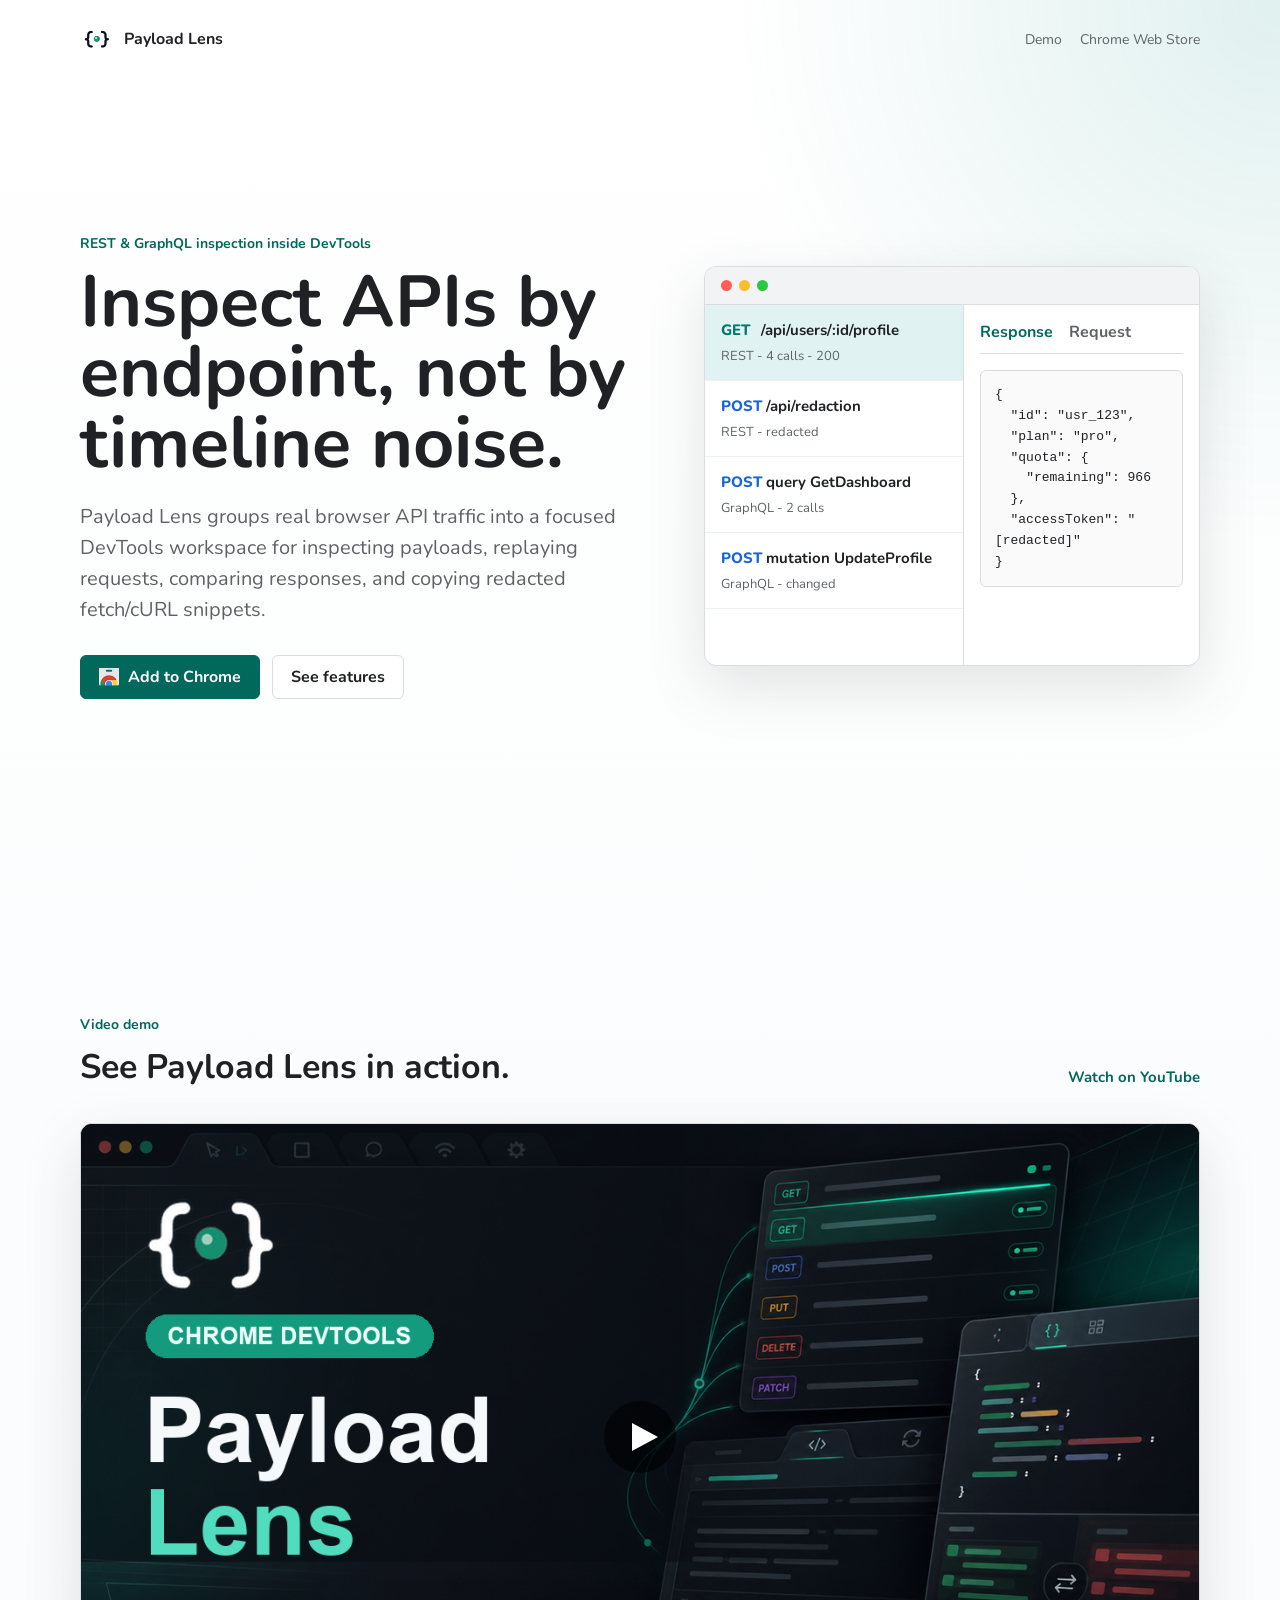
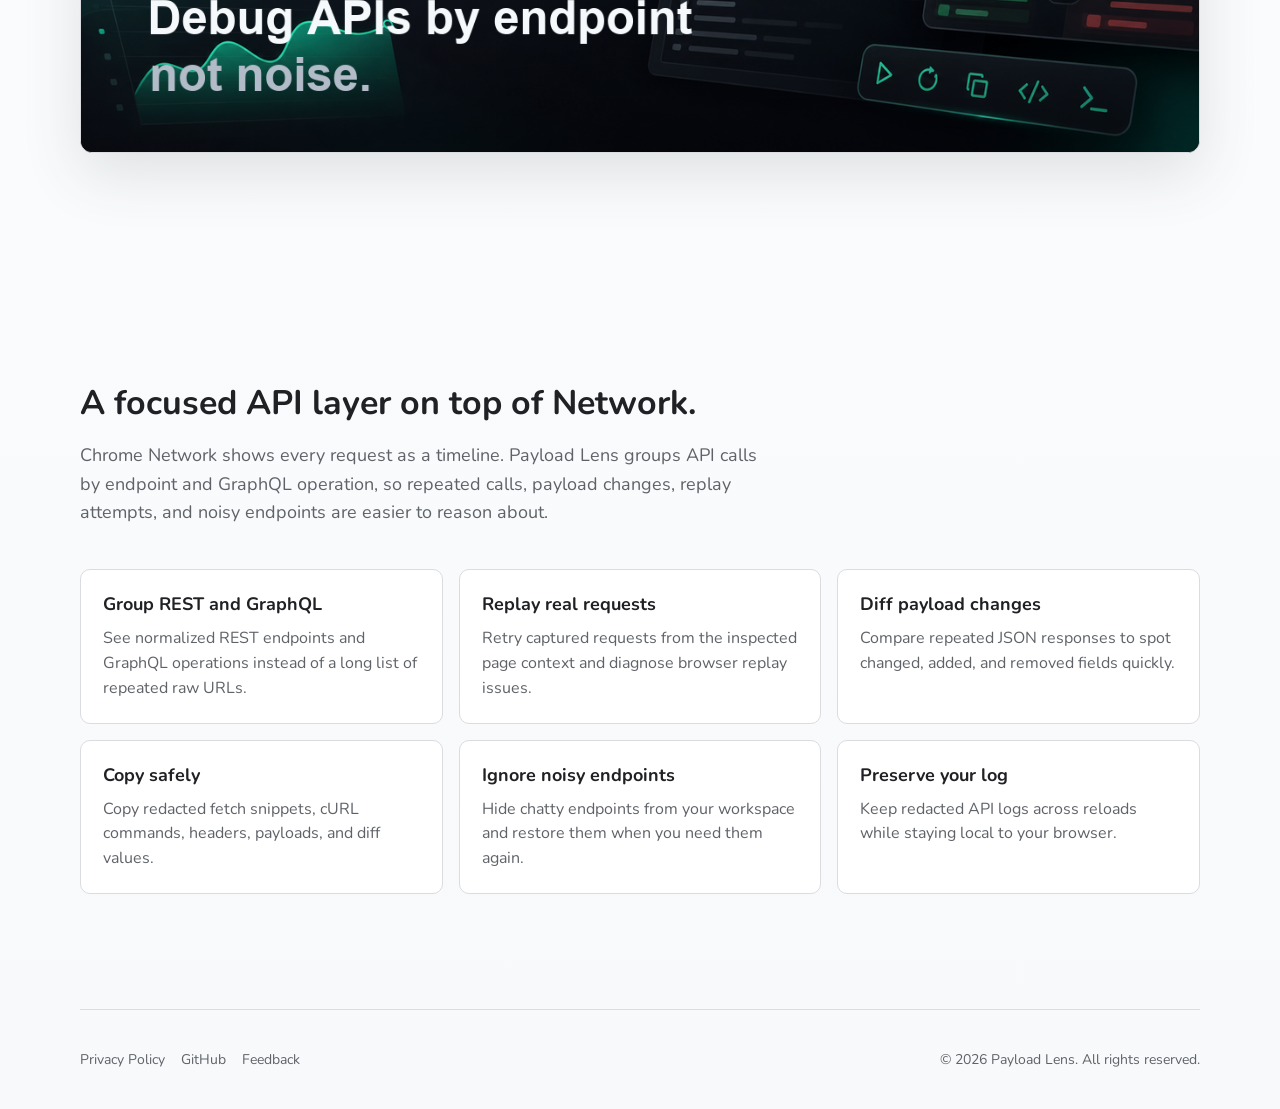
<file: index.html>
<!doctype html>
<html lang="en">
  <head>
    <meta charset="utf-8">
    <meta name="viewport" content="width=device-width, initial-scale=1">
    <title>Payload Lens: REST & GraphQL Inspector</title>
    <meta name="description" content="Payload Lens is a REST and GraphQL inspector for Chrome DevTools. Group endpoints, inspect payloads, replay calls, diff responses, and copy redacted fetch/cURL.">
    <link rel="icon" type="image/png" sizes="32x32" href="assets/icon-32.png">
    <link rel="shortcut icon" href="assets/icon-32.png">
    <link rel="preconnect" href="https://fonts.googleapis.com">
    <link rel="preconnect" href="https://fonts.gstatic.com" crossorigin>
    <link rel="preload" href="https://fonts.googleapis.com/css2?family=Nunito:wght@400;500;600;700;800&display=swap" as="style" onload="this.onload=null;this.rel='stylesheet'">
    <noscript><link rel="stylesheet" href="https://fonts.googleapis.com/css2?family=Nunito:wght@400;500;600;700;800&display=swap"></noscript>
    <link rel="canonical" href="https://payload-lens.github.io/web/">
    <meta property="og:type" content="website">
    <meta property="og:site_name" content="Payload Lens">
    <meta property="og:title" content="Payload Lens: REST & GraphQL Inspector">
    <meta property="og:description" content="Payload Lens is a REST and GraphQL inspector for Chrome DevTools. Group endpoints, inspect payloads, replay calls, diff responses, and copy redacted fetch/cURL.">
    <meta property="og:url" content="https://payload-lens.github.io/web/">
    <meta property="og:image" content="https://payload-lens.github.io/web/screenshots/video-thumbnail.png">
    <meta property="og:image:width" content="1280">
    <meta property="og:image:height" content="720">
    <meta name="twitter:card" content="summary_large_image">
    <meta name="twitter:title" content="Payload Lens: REST & GraphQL Inspector">
    <meta name="twitter:description" content="Payload Lens is a REST and GraphQL inspector for Chrome DevTools. Group endpoints, inspect payloads, replay calls, diff responses, and copy redacted fetch/cURL.">
    <meta name="twitter:image" content="https://payload-lens.github.io/web/screenshots/video-thumbnail.png">
    <meta name="google-site-verification" content="0EDxT5eNLNmw28a5iYwFCcDC5vXYrzTETt2naqO_13w">
    <link rel="stylesheet" href="styles.css">
  </head>
  <body>
    <div class="site">
      <nav class="nav" aria-label="Primary navigation">
        <a class="brand" href="index.html">
          <img src="assets/brand-mark-light.png" alt="" aria-hidden="true" width="34" height="34">
          <span>Payload Lens</span>
        </a>
        <div class="nav-links">
          <a href="#demo">Demo</a>
          <a href="https://chromewebstore.google.com/detail/knkidgfhigdmbppemldoeigcefdfmbhf">Chrome Web Store</a>
        </div>
      </nav>

      <main>
        <section class="hero">
          <div>
            <p class="eyebrow">REST & GraphQL inspection inside DevTools</p>
            <h1>Inspect APIs by endpoint, not by timeline noise.</h1>
            <p class="lead">
              Payload Lens groups real browser API traffic into a focused DevTools workspace for inspecting payloads, replaying requests, comparing responses, and copying redacted fetch/cURL snippets.
            </p>
            <div class="actions">
              <a class="button primary" href="https://chromewebstore.google.com/detail/knkidgfhigdmbppemldoeigcefdfmbhf">
                <img src="assets/icon-chrome-store.webp" alt="" aria-hidden="true" width="20" height="20">
                <span>Add to Chrome</span>
              </a>
              <a class="button" href="#features">See features</a>
            </div>
          </div>

          <div class="hero-card" aria-label="Payload Lens interface preview">
            <div class="chrome-bar">
              <span class="dot"></span>
              <span class="dot"></span>
              <span class="dot"></span>
            </div>
            <div class="mock">
              <div class="mock-list" aria-label="Sample captured requests">
                <button class="mock-row active" type="button" data-sample="profile" aria-pressed="true">
                  <span class="mock-title"><span class="method get">GET</span> /api/users/:id/profile</span>
                  <span class="mock-meta">REST - 4 calls - 200</span>
                </button>
                <button class="mock-row" type="button" data-sample="redaction" aria-pressed="false">
                  <span class="mock-title"><span class="method post">POST</span> /api/redaction</span>
                  <span class="mock-meta">REST - redacted</span>
                </button>
                <button class="mock-row" type="button" data-sample="dashboard" aria-pressed="false">
                  <span class="mock-title"><span class="method post">POST</span> query GetDashboard</span>
                  <span class="mock-meta">GraphQL - 2 calls</span>
                </button>
                <button class="mock-row" type="button" data-sample="updateProfile" aria-pressed="false">
                  <span class="mock-title"><span class="method post">POST</span> mutation UpdateProfile</span>
                  <span class="mock-meta">GraphQL - changed</span>
                </button>
              </div>
              <div class="mock-panel">
                <div class="mock-tabs" role="tablist" aria-label="Sample detail panes">
                  <button class="active" type="button" role="tab" data-tab="response" aria-selected="true">Response</button>
                  <button type="button" role="tab" data-tab="request" aria-selected="false">Request</button>
                </div>
                <pre class="code" id="sample-code" aria-live="polite">{
  "id": "usr_123",
  "plan": "pro",
  "quota": {
    "remaining": 966
  },
  "accessToken": "[redacted]"
}</pre>
              </div>
            </div>
          </div>
        </section>

        <section id="demo" class="section demo-section">
          <div class="section-header">
            <div>
              <p class="eyebrow">Video demo</p>
              <h2>See Payload Lens in action.</h2>
            </div>
            <a class="text-link" href="https://youtu.be/GEgpAAUaZUQ">Watch on YouTube</a>
          </div>
          <div class="video-frame" id="video-facade">
            <button class="video-facade-btn" type="button" aria-label="Play Payload Lens demo video" data-video-id="GEgpAAUaZUQ">
              <img src="screenshots/video-thumbnail.png" alt="Payload Lens demo video thumbnail" width="1280" height="720">
              <span class="play-icon" aria-hidden="true">
                <svg width="72" height="72" viewBox="0 0 72 72" fill="none" xmlns="http://www.w3.org/2000/svg">
                  <circle cx="36" cy="36" r="36" fill="rgba(0,0,0,0.62)"/>
                  <polygon points="28,22 28,50 54,36" fill="white"/>
                </svg>
              </span>
            </button>
          </div>
        </section>

        <section id="features" class="section">
          <h2>A focused API layer on top of Network.</h2>
          <p class="section-intro">
            Chrome Network shows every request as a timeline. Payload Lens groups API calls by endpoint and GraphQL operation, so repeated calls, payload changes, replay attempts, and noisy endpoints are easier to reason about.
          </p>

          <div class="grid">
            <article class="feature">
              <h3>Group REST and GraphQL</h3>
              <p>See normalized REST endpoints and GraphQL operations instead of a long list of repeated raw URLs.</p>
            </article>
            <article class="feature">
              <h3>Replay real requests</h3>
              <p>Retry captured requests from the inspected page context and diagnose browser replay issues.</p>
            </article>
            <article class="feature">
              <h3>Diff payload changes</h3>
              <p>Compare repeated JSON responses to spot changed, added, and removed fields quickly.</p>
            </article>
            <article class="feature">
              <h3>Copy safely</h3>
              <p>Copy redacted fetch snippets, cURL commands, headers, payloads, and diff values.</p>
            </article>
            <article class="feature">
              <h3>Ignore noisy endpoints</h3>
              <p>Hide chatty endpoints from your workspace and restore them when you need them again.</p>
            </article>
            <article class="feature">
              <h3>Preserve your log</h3>
              <p>Keep redacted API logs across reloads while staying local to your browser.</p>
            </article>
          </div>
        </section>
      </main>

      <footer class="footer">
        <nav class="footer-links" aria-label="Footer navigation">
          <a href="privacy-policy.html">Privacy Policy</a>
          <a href="https://github.com/payload-lens/web">GitHub</a>
          <a href="https://tally.so/r/9qoOoG">Feedback</a>
        </nav>
        <span>&copy; 2026 Payload Lens. All rights reserved.</span>
      </footer>
    </div>
    <script type="application/ld+json">
    {
      "@context": "https://schema.org",
      "@type": "SoftwareApplication",
      "name": "Payload Lens",
      "description": "A REST and GraphQL inspector for Chrome DevTools. Group endpoints, inspect payloads, replay calls, diff responses, and copy redacted fetch/cURL.",
      "applicationCategory": "DeveloperApplication",
      "operatingSystem": "Chrome",
      "url": "https://payload-lens.github.io/web/",
      "downloadUrl": "https://chromewebstore.google.com/detail/knkidgfhigdmbppemldoeigcefdfmbhf",
      "screenshot": "https://payload-lens.github.io/web/screenshots/screenshot-0.png",
      "offers": {
        "@type": "Offer",
        "price": "0",
        "priceCurrency": "USD"
      }
    }
    </script>
    <script>
      const samples = {
        profile: {
          response: {
            id: "usr_123",
            plan: "pro",
            quota: {
              remaining: 966
            },
            accessToken: "[redacted]"
          },
          request: {
            method: "GET",
            url: "/api/users/usr_123/profile",
            query: {
              include: "quota"
            }
          }
        },
        redaction: {
          response: {
            status: "ok",
            redactedFields: ["authorization", "cookie", "accessToken"]
          },
          request: {
            method: "POST",
            url: "/api/redaction",
            body: {
              accessToken: "[redacted]",
              email: "dev@example.com"
            }
          }
        },
        dashboard: {
          response: {
            data: {
              dashboard: {
                activeUsers: 1284,
                conversionRate: 0.143
              }
            }
          },
          request: {
            method: "POST",
            url: "/graphql",
            operationName: "GetDashboard",
            query: "query GetDashboard { dashboard { activeUsers conversionRate } }"
          }
        },
        updateProfile: {
          response: {
            data: {
              updateProfile: {
                id: "usr_123",
                displayName: "Ada Lovelace"
              }
            }
          },
          request: {
            method: "POST",
            url: "/graphql",
            operationName: "UpdateProfile",
            query: "mutation UpdateProfile($name: String!) { updateProfile(name: $name) { id displayName } }",
            variables: {
              name: "Ada Lovelace"
            }
          }
        }
      };

      const sampleButtons = document.querySelectorAll("[data-sample]");
      const tabButtons = document.querySelectorAll("[data-tab]");
      const sampleCode = document.querySelector("#sample-code");
      let activeSample = "profile";
      let activeTab = "response";

      const renderSample = () => {
        sampleCode.textContent = JSON.stringify(samples[activeSample][activeTab], null, 2);
      };

      sampleButtons.forEach((button) => {
        button.addEventListener("click", () => {
          activeSample = button.dataset.sample;
          sampleButtons.forEach((row) => {
            const isActive = row === button;
            row.classList.toggle("active", isActive);
            row.setAttribute("aria-pressed", String(isActive));
          });
          renderSample();
        });
      });

      tabButtons.forEach((button) => {
        button.addEventListener("click", () => {
          activeTab = button.dataset.tab;
          tabButtons.forEach((tab) => {
            const isActive = tab === button;
            tab.classList.toggle("active", isActive);
            tab.setAttribute("aria-selected", String(isActive));
          });
          renderSample();
        });
      });

      const facadeBtn = document.querySelector(".video-facade-btn");
      if (facadeBtn) {
        facadeBtn.addEventListener("click", () => {
          const videoId = facadeBtn.dataset.videoId;
          const iframe = document.createElement("iframe");
          iframe.src = `https://www.youtube-nocookie.com/embed/${videoId}?autoplay=1`;
          iframe.title = "Payload Lens video demo";
          iframe.allow = "accelerometer; autoplay; clipboard-write; encrypted-media; gyroscope; picture-in-picture; web-share";
          iframe.allowFullscreen = true;
          iframe.style.cssText = "position:absolute;inset:0;width:100%;height:100%;border:0";
          facadeBtn.closest("#video-facade").replaceChildren(iframe);
        });
      }
    </script>
  </body>
</html>
</file>
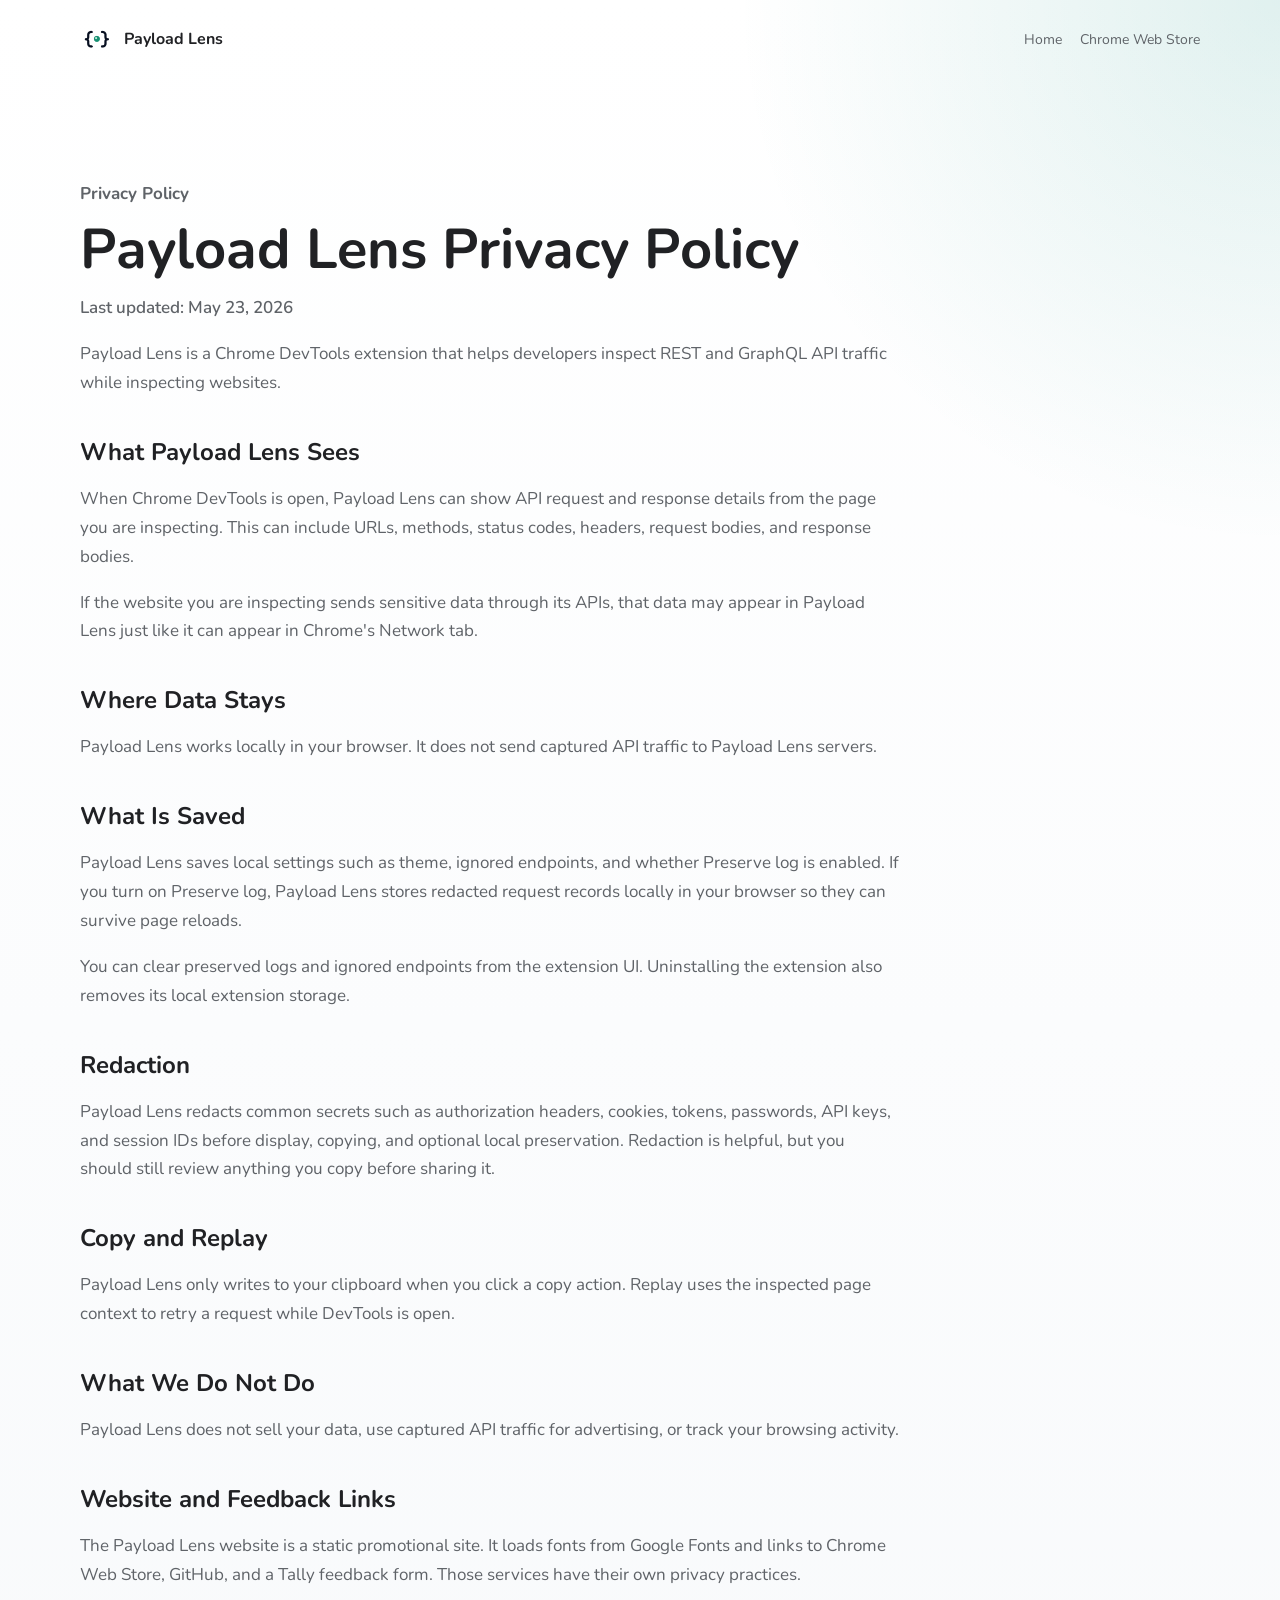
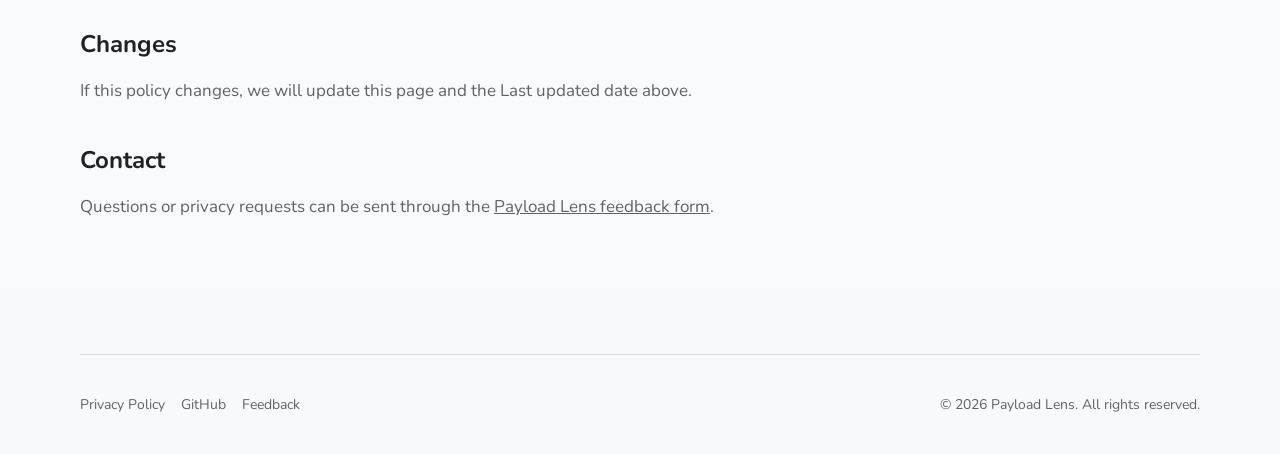
<file: privacy-policy.html>
<!doctype html>
<html lang="en">
  <head>
    <meta charset="utf-8">
    <meta name="viewport" content="width=device-width, initial-scale=1">
    <title>Privacy Policy – Payload Lens: REST & GraphQL Inspector</title>
    <meta name="description" content="Privacy policy for Payload Lens, a REST and GraphQL inspector for Chrome DevTools.">
    <link rel="icon" type="image/png" sizes="32x32" href="assets/icon-32.png">
    <link rel="shortcut icon" href="assets/icon-32.png">
    <link rel="preconnect" href="https://fonts.googleapis.com">
    <link rel="preconnect" href="https://fonts.gstatic.com" crossorigin>
    <link rel="preload" href="https://fonts.googleapis.com/css2?family=Nunito:wght@400;500;600;700;800&display=swap" as="style" onload="this.onload=null;this.rel='stylesheet'">
    <noscript><link rel="stylesheet" href="https://fonts.googleapis.com/css2?family=Nunito:wght@400;500;600;700;800&display=swap"></noscript>
    <link rel="canonical" href="https://payload-lens.github.io/web/privacy-policy.html">
    <meta property="og:type" content="website">
    <meta property="og:site_name" content="Payload Lens">
    <meta property="og:title" content="Privacy Policy - Payload Lens">
    <meta property="og:description" content="Privacy policy for Payload Lens, a REST and GraphQL inspector for Chrome DevTools.">
    <meta property="og:url" content="https://payload-lens.github.io/web/privacy-policy.html">
    <meta name="twitter:card" content="summary">
    <meta name="twitter:title" content="Privacy Policy - Payload Lens">
    <meta name="twitter:description" content="Privacy policy for Payload Lens, a REST and GraphQL inspector for Chrome DevTools.">
    <link rel="stylesheet" href="styles.css">
  </head>
  <body>
    <div class="site">
      <nav class="nav" aria-label="Primary navigation">
        <a class="brand" href="index.html">
          <img src="assets/brand-mark-light.png" alt="" aria-hidden="true" width="34" height="34">
          <span>Payload Lens</span>
        </a>
        <div class="nav-links">
          <a href="index.html">Home</a>
          <a href="https://chromewebstore.google.com/detail/knkidgfhigdmbppemldoeigcefdfmbhf">Chrome Web Store</a>
        </div>
      </nav>

      <main class="privacy-page">
        <p class="eyebrow">Privacy Policy</p>
        <h1>Payload Lens Privacy Policy</h1>
        <p class="policy-updated">Last updated: May 23, 2026</p>
        <p>Payload Lens is a Chrome DevTools extension that helps developers inspect REST and GraphQL API traffic while inspecting websites.</p>

        <h2>What Payload Lens Sees</h2>
        <p>When Chrome DevTools is open, Payload Lens can show API request and response details from the page you are inspecting. This can include URLs, methods, status codes, headers, request bodies, and response bodies.</p>
        <p>If the website you are inspecting sends sensitive data through its APIs, that data may appear in Payload Lens just like it can appear in Chrome's Network tab.</p>

        <h2>Where Data Stays</h2>
        <p>Payload Lens works locally in your browser. It does not send captured API traffic to Payload Lens servers.</p>

        <h2>What Is Saved</h2>
        <p>Payload Lens saves local settings such as theme, ignored endpoints, and whether Preserve log is enabled. If you turn on Preserve log, Payload Lens stores redacted request records locally in your browser so they can survive page reloads.</p>
        <p>You can clear preserved logs and ignored endpoints from the extension UI. Uninstalling the extension also removes its local extension storage.</p>

        <h2>Redaction</h2>
        <p>Payload Lens redacts common secrets such as authorization headers, cookies, tokens, passwords, API keys, and session IDs before display, copying, and optional local preservation. Redaction is helpful, but you should still review anything you copy before sharing it.</p>

        <h2>Copy and Replay</h2>
        <p>Payload Lens only writes to your clipboard when you click a copy action. Replay uses the inspected page context to retry a request while DevTools is open.</p>

        <h2>What We Do Not Do</h2>
        <p>Payload Lens does not sell your data, use captured API traffic for advertising, or track your browsing activity.</p>

        <h2>Website and Feedback Links</h2>
        <p>The Payload Lens website is a static promotional site. It loads fonts from Google Fonts and links to Chrome Web Store, GitHub, and a Tally feedback form. Those services have their own privacy practices.</p>

        <h2>Changes</h2>
        <p>If this policy changes, we will update this page and the Last updated date above.</p>

        <h2>Contact</h2>
        <p>Questions or privacy requests can be sent through the <a href="https://tally.so/r/9qoOoG">Payload Lens feedback form</a>.</p>
      </main>

      <footer class="footer">
        <nav class="footer-links" aria-label="Footer navigation">
          <a href="privacy-policy.html">Privacy Policy</a>
          <a href="https://github.com/payload-lens/web">GitHub</a>
          <a href="https://tally.so/r/9qoOoG">Feedback</a>
        </nav>
        <span>&copy; 2026 Payload Lens. All rights reserved.</span>
      </footer>
    </div>
  </body>
</html>
</file>
<file: styles.css>
:root {
  color-scheme: light;
  --bg: #ffffff;
  --surface: #f7f9fb;
  --surface-strong: #eef4f3;
  --text: #202124;
  --muted: #5f6368;
  --line: #dadce0;
  --accent: #00897b;
  --accent-strong: #00695c;
  --shadow: 0 20px 60px rgb(60 64 67 / 0.14);
  --section-y: clamp(5rem, 9vw, 8rem);
  font-family: Nunito, "Marlin Soft SQ", Helvetica, "Apple Color Emoji", "Segoe UI Emoji", NotoColorEmoji, "Noto Color Emoji", "Segoe UI Symbol", "Android Emoji", EmojiSymbols, -apple-system, system-ui, "Segoe UI", Roboto, "Helvetica Neue", "Noto Sans", sans-serif;
}

* {
  box-sizing: border-box;
}

html {
  background: var(--bg);
  color: var(--text);
}

body {
  margin: 0;
  min-height: 100vh;
  background:
    radial-gradient(circle at top right, rgb(0 137 123 / 0.12), transparent 34rem),
    linear-gradient(180deg, #ffffff 0, #f7f9fb 100%);
}

a {
  color: inherit;
}

.site {
  width: min(1120px, calc(100vw - 40px));
  margin: 0 auto;
}

.nav {
  display: flex;
  align-items: center;
  justify-content: space-between;
  gap: 20px;
  min-height: 78px;
  padding: 22px 0;
}

.brand {
  display: inline-flex;
  align-items: center;
  gap: 10px;
  color: var(--text);
  font-weight: 700;
  text-decoration: none;
}

.brand img {
  width: 34px;
  height: 34px;
}

.nav-links {
  display: flex;
  align-items: center;
  gap: 18px;
  color: var(--muted);
  font-size: 14px;
}

.nav-links a {
  text-decoration: none;
}

.hero {
  display: grid;
  grid-template-columns: minmax(0, 1fr) minmax(360px, 0.86fr);
  align-items: center;
  gap: 48px;
  min-height: calc(100svh - 78px);
  padding: 44px 0 clamp(4rem, 7vw, 6rem);
}

.eyebrow {
  margin: 0 0 14px;
  color: var(--accent-strong);
  font-size: 14px;
  font-weight: 700;
}

h1 {
  max-width: 760px;
  margin: 0;
  font-size: clamp(42px, 6vw, 72px);
  line-height: 0.98;
  letter-spacing: 0;
}

.lead {
  max-width: 620px;
  margin: 22px 0 0;
  color: var(--muted);
  font-size: 20px;
  line-height: 1.55;
}

.actions {
  display: flex;
  flex-wrap: wrap;
  gap: 12px;
  margin-top: 30px;
}

.button {
  display: inline-flex;
  align-items: center;
  justify-content: center;
  gap: 9px;
  min-height: 44px;
  border: 1px solid var(--line);
  border-radius: 6px;
  padding: 0 18px;
  background: #ffffff;
  color: var(--text);
  font-weight: 700;
  text-decoration: none;
}

.button img {
  width: 20px;
  height: 20px;
  object-fit: contain;
}

.button.primary {
  border-color: var(--accent-strong);
  background: var(--accent-strong);
  color: #ffffff;
}

.hero-card {
  border: 1px solid var(--line);
  border-radius: 12px;
  overflow: hidden;
  background: #ffffff;
  box-shadow: var(--shadow);
}

.chrome-bar {
  display: flex;
  gap: 7px;
  padding: 13px 16px;
  border-bottom: 1px solid var(--line);
  background: #f1f3f4;
}

.dot {
  width: 11px;
  height: 11px;
  border-radius: 50%;
  background: #c4c7c5;
}

.dot:nth-child(1) {
  background: #ff5f57;
}

.dot:nth-child(2) {
  background: #ffbd2e;
}

.dot:nth-child(3) {
  background: #28c840;
}

.mock {
  display: grid;
  grid-template-columns: minmax(0, 1.1fr) minmax(0, 1fr);
  min-height: 360px;
}

.mock-list {
  border-right: 1px solid var(--line);
  min-width: 0;
}

.mock-row {
  display: block;
  width: 100%;
  border: 0;
  padding: 15px 16px;
  border-bottom: 1px solid #edf0f2;
  background: transparent;
  color: inherit;
  font: inherit;
  text-align: left;
  cursor: pointer;
}

.mock-row:hover {
  background: #f1f8f7;
}

.mock-row.active {
  background: #e0f2f1;
}

.mock-row:focus-visible,
.mock-tabs button:focus-visible {
  outline: 3px solid rgb(0 137 123 / 0.28);
  outline-offset: -3px;
}

.method {
  display: inline-block;
  min-width: 4ch;
  font-weight: 800;
}

.method.get {
  color: #00796b;
}

.method.post {
  color: #1967d2;
}

.method.patch {
  color: #7e57c2;
}

.mock-title {
  display: block;
  font-size: 15px;
  font-weight: 700;
}

.mock-meta {
  display: block;
  margin-top: 7px;
  color: var(--muted);
  font-size: 13px;
}

.mock-panel {
  min-width: 0;
  padding: 16px;
}

.mock-tabs {
  display: flex;
  gap: 16px;
  border-bottom: 1px solid var(--line);
  padding-bottom: 10px;
  color: var(--muted);
  font-weight: 700;
}

.mock-tabs button {
  border: 0;
  padding: 0;
  background: transparent;
  color: inherit;
  font: inherit;
  cursor: pointer;
}

.mock-tabs button.active {
  color: var(--accent-strong);
}

.code {
  margin: 16px 0 0;
  border: 1px solid var(--line);
  border-radius: 6px;
  padding: 14px;
  max-width: 100%;
  overflow: auto;
  background: #fafafa;
  font: 13px/1.6 "SFMono-Regular", Consolas, monospace;
  white-space: pre-wrap;
  word-break: break-word;
}

.section {
  padding: var(--section-y) 0;
}

.section h2 {
  margin: 0;
  font-size: 34px;
  line-height: 1.15;
}

.section-header {
  display: flex;
  align-items: end;
  justify-content: space-between;
  gap: 24px;
}

.section-intro {
  max-width: 680px;
  margin: 18px 0 0;
  color: var(--muted);
  font-size: 18px;
  line-height: 1.6;
}

.text-link {
  color: var(--accent-strong);
  font-size: 15px;
  font-weight: 700;
  text-decoration: none;
}

.demo-section {
  padding-top: var(--section-y);
}

.video-frame {
  position: relative;
  margin-top: 36px;
  overflow: hidden;
  border: 1px solid var(--line);
  border-radius: 12px;
  background: #111111;
  box-shadow: var(--shadow);
  aspect-ratio: 16 / 9;
}

.video-frame iframe {
  position: absolute;
  inset: 0;
  width: 100%;
  height: 100%;
  border: 0;
}

.video-facade-btn {
  position: absolute;
  inset: 0;
  display: flex;
  align-items: center;
  justify-content: center;
  width: 100%;
  height: 100%;
  border: 0;
  padding: 0;
  background: transparent;
  cursor: pointer;
}

.video-facade-btn img {
  position: absolute;
  inset: 0;
  width: 100%;
  height: 100%;
  object-fit: cover;
}

.play-icon {
  position: relative;
  z-index: 1;
  transition: transform 0.15s ease;
}

.video-facade-btn:hover .play-icon,
.video-facade-btn:focus-visible .play-icon {
  transform: scale(1.1);
}

.video-facade-btn:focus-visible {
  outline: 3px solid rgb(0 137 123 / 0.5);
  outline-offset: -3px;
}

.grid {
  display: grid;
  grid-template-columns: repeat(3, minmax(0, 1fr));
  gap: 16px;
  margin-top: 42px;
}

.feature {
  border: 1px solid var(--line);
  border-radius: 10px;
  padding: 22px;
  background: #ffffff;
}

.feature h3 {
  margin: 0;
  font-size: 18px;
}

.feature p {
  margin: 10px 0 0;
  color: var(--muted);
  line-height: 1.55;
}

.privacy-page {
  max-width: 820px;
  padding: clamp(4.5rem, 8vw, 7rem) 0 clamp(5rem, 9vw, 8rem);
}

.privacy-page h1 {
  font-size: clamp(36px, 5vw, 56px);
}

.policy-updated {
  margin: 16px 0 0;
  color: var(--muted);
  font-size: 15px;
  font-weight: 600;
}

.privacy-page h2 {
  margin: 38px 0 10px;
  font-size: 24px;
}

.privacy-page p {
  color: var(--muted);
  font-size: 17px;
  line-height: 1.7;
}

.footer {
  display: flex;
  align-items: center;
  justify-content: space-between;
  gap: 20px;
  padding: 40px 0;
  border-top: 1px solid var(--line);
  color: var(--muted);
  font-size: 14px;
}

.footer-links {
  display: flex;
  flex-wrap: wrap;
  gap: 16px;
}

.footer a {
  text-decoration: none;
}

@media (max-width: 820px) {
  :root {
    --section-y: clamp(4rem, 12vw, 5.5rem);
  }

  .hero {
    grid-template-columns: 1fr;
    min-height: auto;
    padding: 44px 0 64px;
  }

  .grid {
    grid-template-columns: 1fr;
  }

  .section-header {
    align-items: flex-start;
    flex-direction: column;
  }

  .footer {
    align-items: flex-start;
    flex-direction: column;
  }

  .mock {
    grid-template-columns: 1fr;
  }

  .mock-list {
    border-right: 0;
    border-bottom: 1px solid var(--line);
  }
}
</file>
